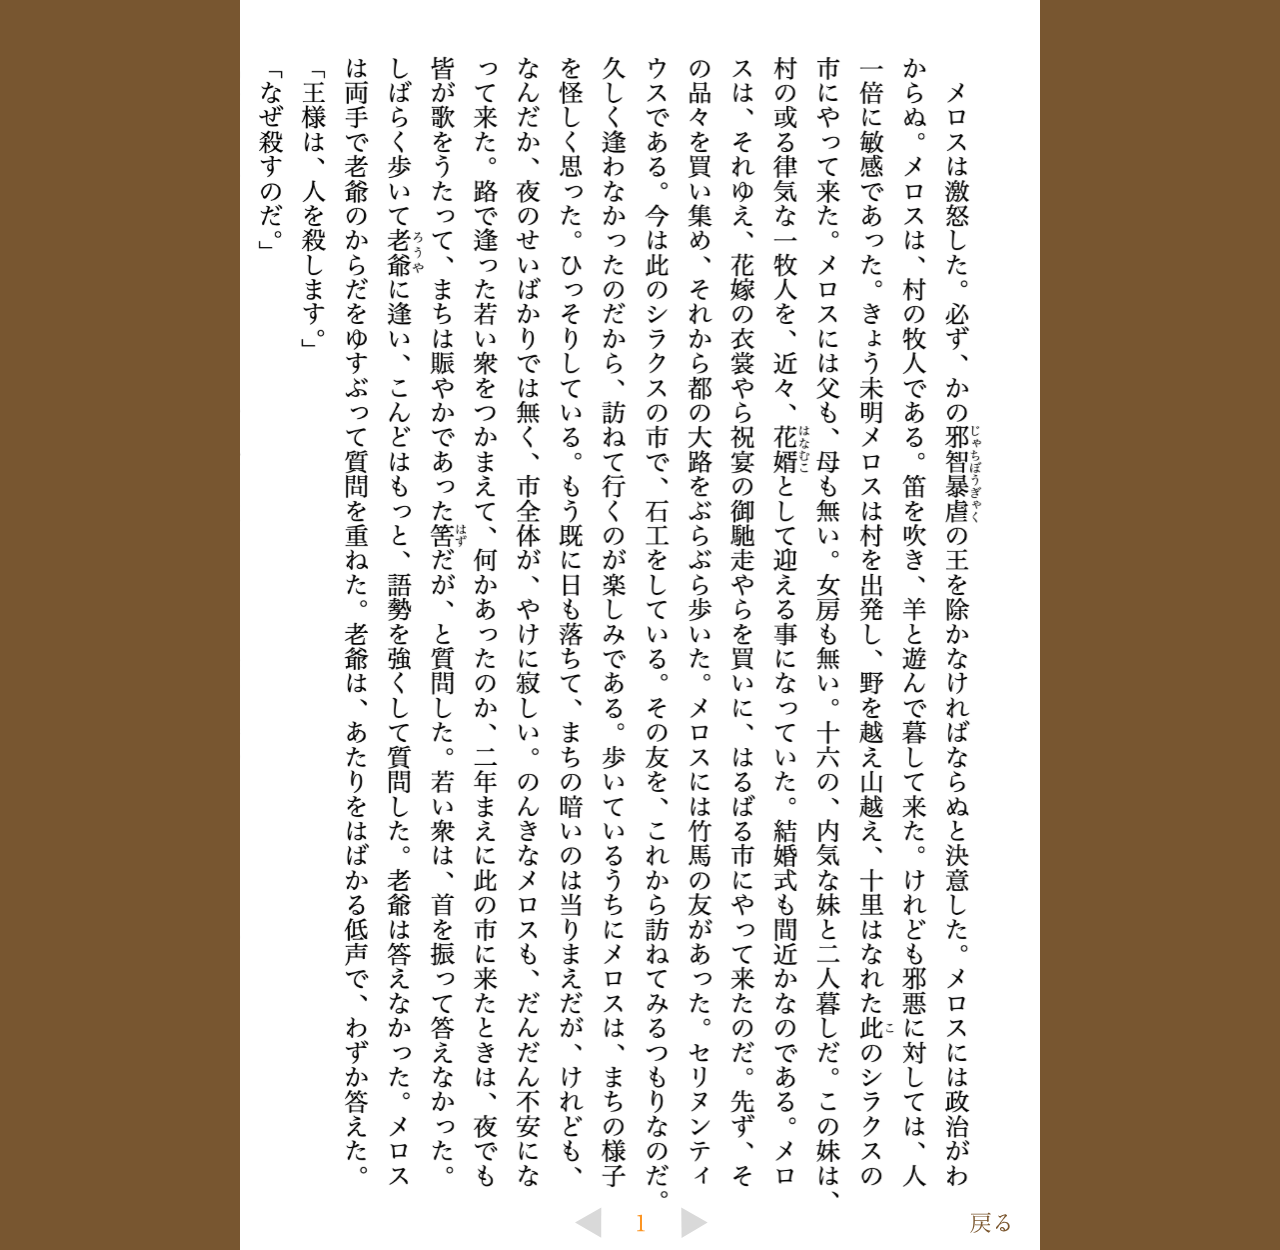
<file: book.html>
<!DOCTYPE html>
<html lang="ja" prefix="og: http://ogp.me/ns# fb: http://ogp.me/ns/fb# article: http://ogp.me/ns/article#">
<head>
<meta charset="utf-8">
<meta name="viewport" content="width=device-width,initial-scale=1.0,minimum-scale=1.0">
<meta name="format-detection" content="telephone=no">
<meta name="keywords" content="">
<meta name="description" content="ここに説明文を設定">
<title>読む</title>

<!-- 公開の際必要なmeta情報 課題時はコメントでも可です
<meta name="twitter:card" content="summary">
<meta name="twitter:site" content="@twitteraccount">
<meta property="og:site_name" content="サイト名">
<meta property="og:title" content="サイトタイトル">
<meta property="og:description" content="サイト説明文">
<meta property="og:url" content="https://hoge.ecc.com/">
<meta property="og:image" content="https://hoge.ecc.com/ogp.png">
<meta property="og:type" content="website">
<link rel="shortcut icon" href="http://www.hoge.hoge/favicon.ico" type="image/vnd.microsoft.icon">
<link rel="apple-touch-icon" href="http://www.hoge.hoge/logo.png">
-->

<link rel="stylesheet" href="css/ress.css">
<link rel="stylesheet" href="css/book.css">
<link href="https://fonts.googleapis.com/css2?family=Oswald:wght@200..700&family=PT+Serif:ital,wght@0,400;0,700;1,400;1,700&family=Roboto:ital,wght@0,100;0,300;0,400;0,500;0,700;0,900;1,100;1,300;1,400;1,500;1,700;1,900&family=Zen+Old+Mincho&display=swap" rel="stylesheet">

</head>
<body>
<img src="./img/sentence.svg" alt="" width="800px">







</body>
</html>
</file>
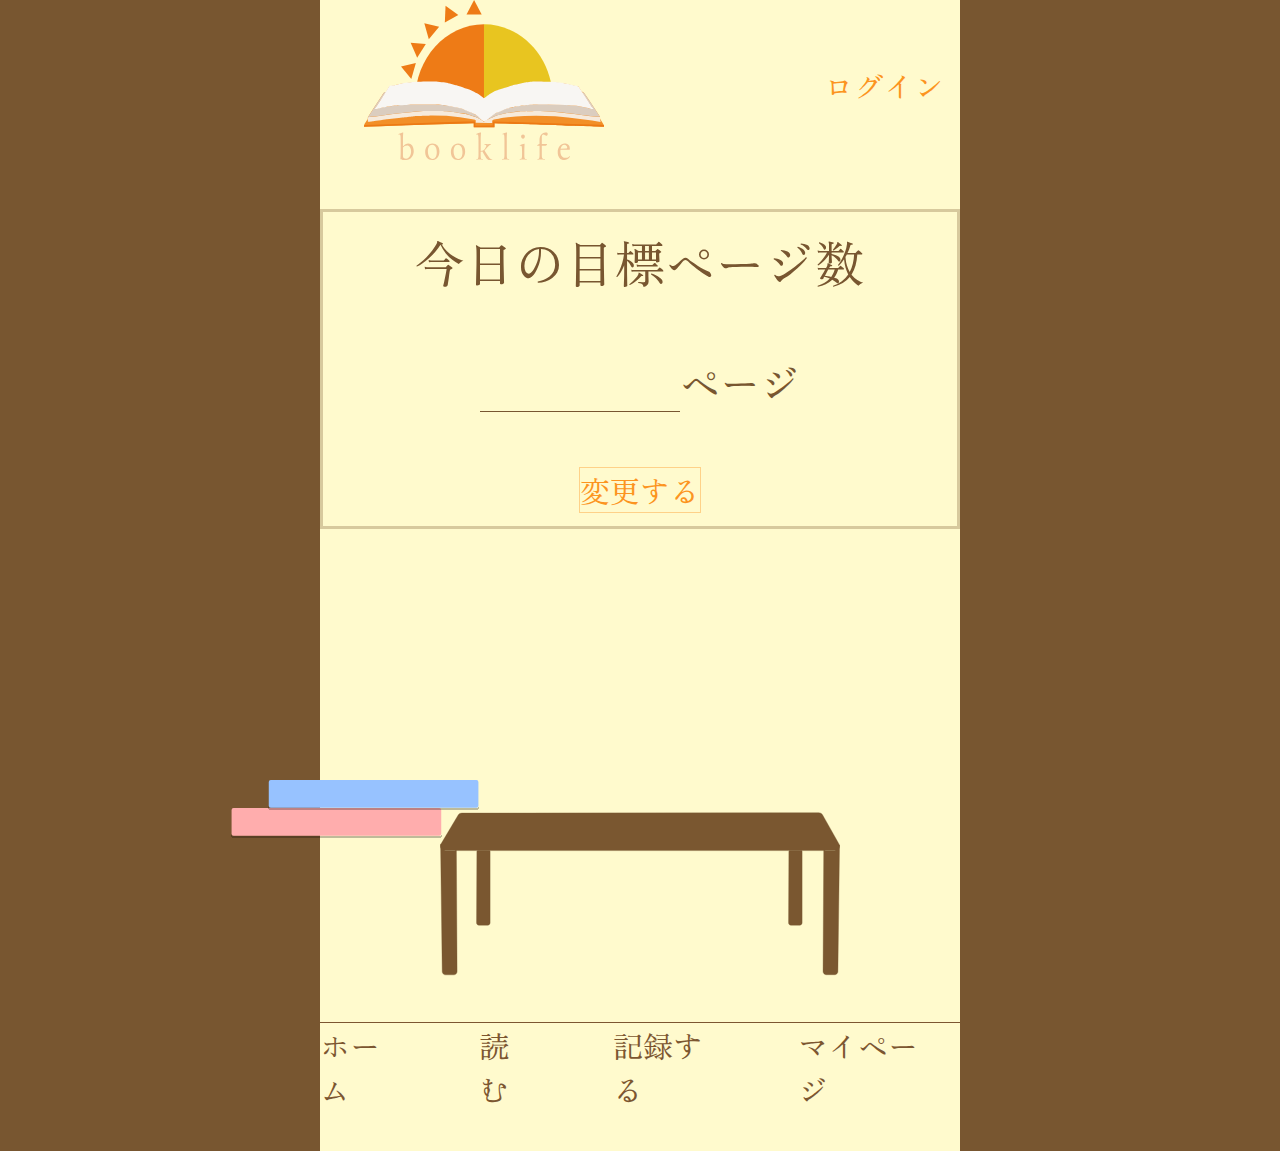
<file: home.html>
<!DOCTYPE html>
<html lang="ja" prefix="og: http://ogp.me/ns# fb: http://ogp.me/ns/fb# article: http://ogp.me/ns/article#">
<head>
<meta charset="utf-8">
<meta name="viewport" content="width=device-width,initial-scale=1.0,minimum-scale=1.0">
<meta name="format-detection" content="telephone=no">
<meta name="keywords" content="">
<meta name="description" content="ここに説明文を設定">
<title>ホーム画面</title>

<!-- 公開の際必要なmeta情報 課題時はコメントでも可です
<meta name="twitter:card" content="summary">
<meta name="twitter:site" content="@twitteraccount">
<meta property="og:site_name" content="サイト名">
<meta property="og:title" content="サイトタイトル">
<meta property="og:description" content="サイト説明文">
<meta property="og:url" content="https://hoge.ecc.com/">
<meta property="og:image" content="https://hoge.ecc.com/ogp.png">
<meta property="og:type" content="website">
<link rel="shortcut icon" href="http://www.hoge.hoge/favicon.ico" type="image/vnd.microsoft.icon">
<link rel="apple-touch-icon" href="http://www.hoge.hoge/logo.png">
-->

<link rel="stylesheet" href="css/ress.css">
<link rel="stylesheet" href="css/home.css">
<link href="https://fonts.googleapis.com/css2?family=Oswald:wght@200..700&family=PT+Serif:ital,wght@0,400;0,700;1,400;1,700&family=Roboto:ital,wght@0,100;0,300;0,400;0,500;0,700;0,900;1,100;1,300;1,400;1,500;1,700;1,900&family=Zen+Old+Mincho&display=swap" rel="stylesheet">

</head>
<body>
    <div class="container">
        <header>
            <div class="nav">
                <ul>
                    <li><a href="./index.html"><img src="./img/logo.svg" alt="ロゴ"></a></li>
                    <li class="login"><a href="./login.html">ログイン</a></li>
                </ul>
            </div>
        </header>

        <main>
            <div class="goalWrap">
                <div class="goal">
                    <p class="today_goal">今日の目標ページ数</p>
                    <p class="page"><span>　　　　　</span>ページ</p>
                    <button class="change">変更する</button>
                </div>
            </div>

            <div class="deskWrap">
                <div class="bookWrap">
                    <img src="./img/book.svg" alt="" width="250">
                </div>
                <div class="tableWrap">
                    <img src="./img/desk.svg" alt="机" width="400" height="250">
                </div>
            </div>

            <div class="footer">
                <ul>
                    <a href="./home.html"><li>ホーム</li></a>
                    <a href="./read.html"><li>読む</li></a>
                    <a href="./record.html"><li>記録する</li></a>
                    <a href="./mypage.html"><li>マイページ</li></a>
                </ul>
            </div>








        </main>
    </div>
</body>
</html>
</file>
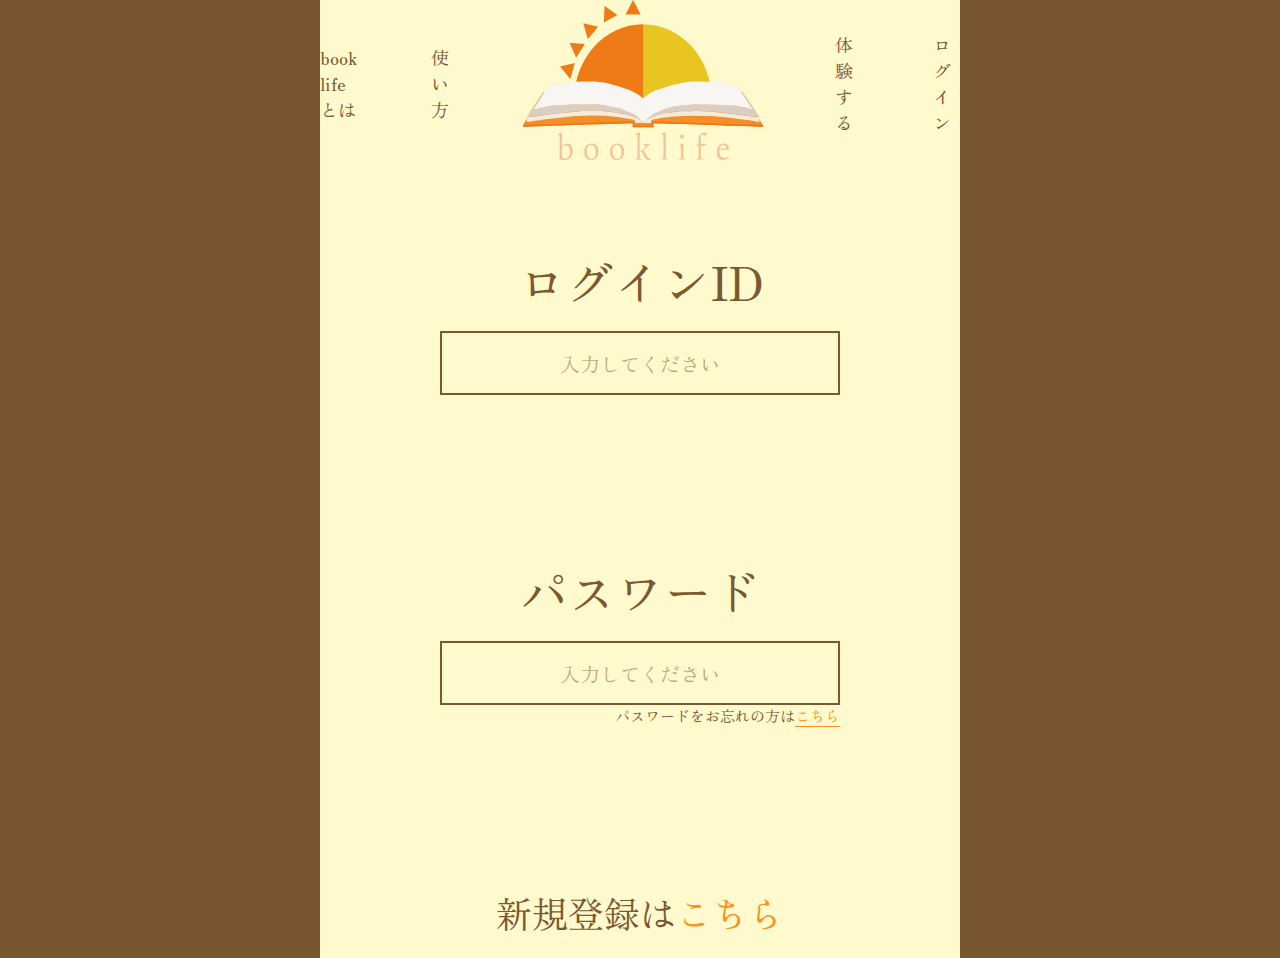
<file: login.html>
<!DOCTYPE html>
<html lang="ja" prefix="og: http://ogp.me/ns# fb: http://ogp.me/ns/fb# article: http://ogp.me/ns/article#">
<head>
<meta charset="utf-8">
<meta name="viewport" content="width=device-width,initial-scale=1.0,minimum-scale=1.0">
<meta name="format-detection" content="telephone=no">
<meta name="keywords" content="">
<meta name="description" content="ここに説明文を設定">
<title>ログイン画面</title>

<!-- 公開の際必要なmeta情報 課題時はコメントでも可です
<meta name="twitter:card" content="summary">
<meta name="twitter:site" content="@twitteraccount">
<meta property="og:site_name" content="サイト名">
<meta property="og:title" content="サイトタイトル">
<meta property="og:description" content="サイト説明文">
<meta property="og:url" content="https://hoge.ecc.com/">
<meta property="og:image" content="https://hoge.ecc.com/ogp.png">
<meta property="og:type" content="website">
<link rel="shortcut icon" href="http://www.hoge.hoge/favicon.ico" type="image/vnd.microsoft.icon">
<link rel="apple-touch-icon" href="http://www.hoge.hoge/logo.png">
-->

<link rel="stylesheet" href="css/ress.css">
<link rel="stylesheet" href="css/login.css">
<link href="https://fonts.googleapis.com/css2?family=Oswald:wght@200..700&family=PT+Serif:ital,wght@0,400;0,700;1,400;1,700&family=Roboto:ital,wght@0,100;0,300;0,400;0,500;0,700;0,900;1,100;1,300;1,400;1,500;1,700;1,900&family=Zen+Old+Mincho&display=swap" rel="stylesheet">

</head>
<body>
<div class="container">
    <header>
        <div class="nav">
            <ul>
                <li><a href="#explanation">book lifeとは</a></li>
                <li><a href="./use.html">使い方</a></li>
                <li><a href="./index.html"><img src="./img/logo.svg" alt="ロゴ"></a></li>
                <li><a href="./home.html">体験する</a></li>
                <li><a href="">ログイン</a></li>
            </ul>
        </div>
    </header>

    <main>
        <div class="contentWrap">
            <div class="loginWrap">
                <p class="id">ログインID</p>
                <input type="text" placeholder="入力してください">
            </div>
            <div class="passwordWrap">
                <p class="password">パスワード</p>
                <input type="password" placeholder="入力してください">
                <p class="forget">パスワードをお忘れの方は<span>こちら</span></p>
            </div>
            <p class="new">新規登録は<span>こちら</span></p>
        </div>
    </main>
</div>

</body>
</html>
</file>
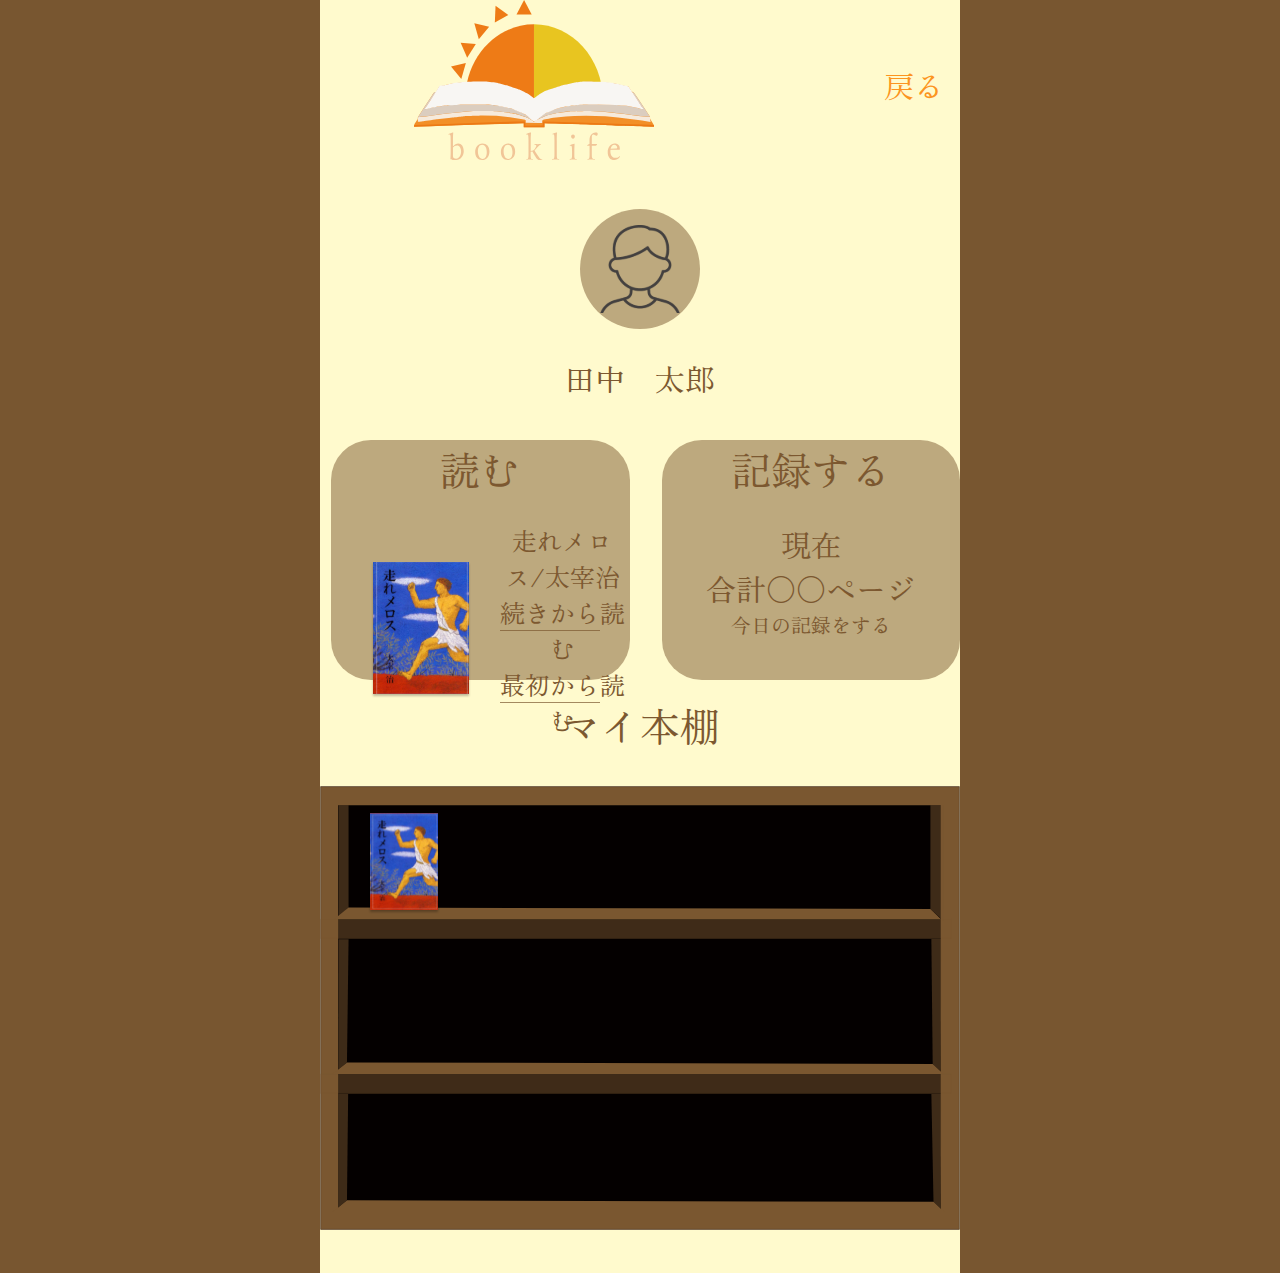
<file: mypage.html>
<!DOCTYPE html>
<html lang="ja" prefix="og: http://ogp.me/ns# fb: http://ogp.me/ns/fb# article: http://ogp.me/ns/article#">
<head>
<meta charset="utf-8">
<meta name="viewport" content="width=device-width,initial-scale=1.0,minimum-scale=1.0">
<meta name="format-detection" content="telephone=no">
<meta name="keywords" content="">
<meta name="description" content="ここに説明文を設定">
<title>マイページ</title>

<!-- 公開の際必要なmeta情報 課題時はコメントでも可です
<meta name="twitter:card" content="summary">
<meta name="twitter:site" content="@twitteraccount">
<meta property="og:site_name" content="サイト名">
<meta property="og:title" content="サイトタイトル">
<meta property="og:description" content="サイト説明文">
<meta property="og:url" content="https://hoge.ecc.com/">
<meta property="og:image" content="https://hoge.ecc.com/ogp.png">
<meta property="og:type" content="website">
<link rel="shortcut icon" href="http://www.hoge.hoge/favicon.ico" type="image/vnd.microsoft.icon">
<link rel="apple-touch-icon" href="http://www.hoge.hoge/logo.png">
-->

<link rel="stylesheet" href="css/ress.css">
<link rel="stylesheet" href="css/mypage.css">
<link href="https://fonts.googleapis.com/css2?family=Oswald:wght@200..700&family=PT+Serif:ital,wght@0,400;0,700;1,400;1,700&family=Roboto:ital,wght@0,100;0,300;0,400;0,500;0,700;0,900;1,100;1,300;1,400;1,500;1,700;1,900&family=Zen+Old+Mincho&display=swap" rel="stylesheet">

</head>
<body>
    <div class="container">
        <header>
            <div class="nav">
                <ul>
                    <li><a href="./index.html"><img src="./img/logo.svg" alt="ロゴ"></a></li>
                    <li class="return"><a href="./home.html">戻る</a></li>
                </ul>
            </div>
        </header>

        <main>
            <div class="profile">
                <img src="./img/icon.svg" alt="" width="120">
                <p>田中　太郎</p>
            </div>

            <div class="content">
                <div class="readWrap">
                    <h2>読む</h2>
                    <div class="read">
                            <img src="./img/bookimage.svg" alt="" width="100">
                        <div class="readContent">
                            <p>走れメロス/太宰治</p>
                            <p><span>続きから</span>読む</p>
                            <p><span>最初から</span>読む</p>
                        </div>
                    </div>
                </div>

                <div class="recordWrap">
                    <h2>記録する</h2>
                    <div class="record">
                        <p class="nowpage">現在<br>合計〇〇ページ</p>
                        <p class="today">今日の記録をする</p>
                    </div>
                </div>
            </div>
            <div class="myshelfWrap">
                <h3>マイ本棚</h3>
                <img src="./img/shelf.svg" alt="" width="640">
            </div>







        </main>
    </div>
</body>
</html>
</file>
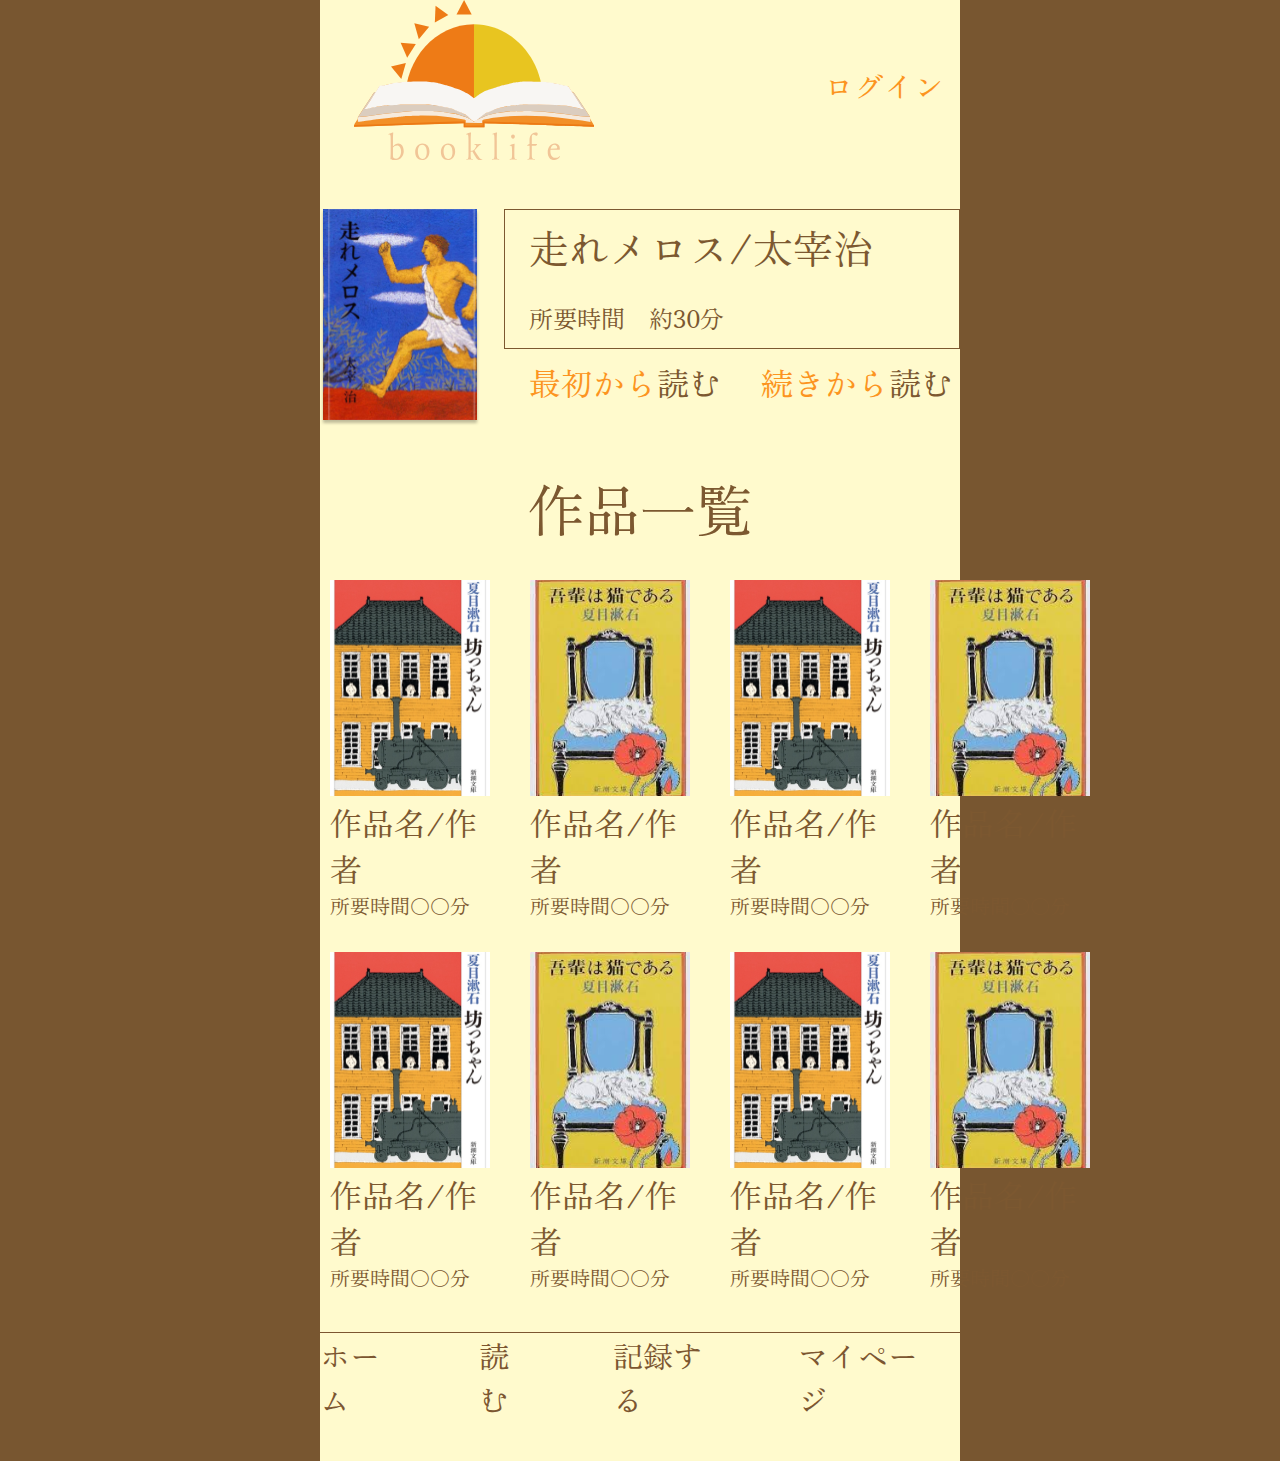
<file: read.html>
<!DOCTYPE html>
<html lang="ja" prefix="og: http://ogp.me/ns# fb: http://ogp.me/ns/fb# article: http://ogp.me/ns/article#">
<head>
<meta charset="utf-8">
<meta name="viewport" content="width=device-width,initial-scale=1.0,minimum-scale=1.0">
<meta name="format-detection" content="telephone=no">
<meta name="keywords" content="">
<meta name="description" content="ここに説明文を設定">
<title>読む</title>

<!-- 公開の際必要なmeta情報 課題時はコメントでも可です
<meta name="twitter:card" content="summary">
<meta name="twitter:site" content="@twitteraccount">
<meta property="og:site_name" content="サイト名">
<meta property="og:title" content="サイトタイトル">
<meta property="og:description" content="サイト説明文">
<meta property="og:url" content="https://hoge.ecc.com/">
<meta property="og:image" content="https://hoge.ecc.com/ogp.png">
<meta property="og:type" content="website">
<link rel="shortcut icon" href="http://www.hoge.hoge/favicon.ico" type="image/vnd.microsoft.icon">
<link rel="apple-touch-icon" href="http://www.hoge.hoge/logo.png">
-->

<link rel="stylesheet" href="css/ress.css">
<link rel="stylesheet" href="css/read.css">
<link href="https://fonts.googleapis.com/css2?family=Oswald:wght@200..700&family=PT+Serif:ital,wght@0,400;0,700;1,400;1,700&family=Roboto:ital,wght@0,100;0,300;0,400;0,500;0,700;0,900;1,100;1,300;1,400;1,500;1,700;1,900&family=Zen+Old+Mincho&display=swap" rel="stylesheet">

</head>
<body>
    <div class="container">
        <header>
            <div class="nav">
                <ul>
                    <li><a href="./index.html"><img src="./img/logo.svg" alt="ロゴ"></a></li>
                    <li class="login"><a href="./login.html">ログイン</a></li>
                </ul>
            </div>
        </header>

        <main>
            <div class="book">
                <img src="./img/bookimage.svg" alt="" width="160">
                <div class="bookcontent">
                    <p class="title">走れメロス/太宰治</p>
                    <p class="time">所要時間　約30分</p>
                    <div class="place">
                        <a href="./book.html"><p class="first"><span>最初から</span>読む</p></a>
                        <a href=""><p class="continuation"><span>続きから</span>読む</p></a>
                    </div>
        
                </div>
            </div>
            <h2>作品一覧</h2>
            <div class="work">
                <div class="workWrap">
                    <p><img src="./img/bookimage_2.svg" alt="" width="160"></p>
                    <p class="worktitle">作品名/作者</p>
                    <p class="timerequired">所要時間〇〇分</p>
                </div>

                <div class="workWrap_2">
                    <p><img src="./img/bookimage_3.svg" alt="" width="160"></p>
                    <p class="worktitle">作品名/作者</p>
                    <p class="timerequired">所要時間〇〇分</p>
                </div>

                <div class="workWrap_3">
                    <p><img src="./img/bookimage_2.svg" alt="" width="160"></p>
                    <p class="worktitle">作品名/作者</p>
                    <p class="timerequired">所要時間〇〇分</p>
                </div>

                <div class="workWrap_4">
                    <p><img src="./img/bookimage_3.svg" alt="" width="160"></p>
                    <p class="worktitle">作品名/作者</p>
                    <p class="timerequired">所要時間〇〇分</p>
                </div>
            </div>

            <div class="work">
                <div class="workWrap">
                    <p><img src="./img/bookimage_2.svg" alt="" width="160"></p>
                    <p class="worktitle">作品名/作者</p>
                    <p class="timerequired">所要時間〇〇分</p>
                </div>

                <div class="workWrap_2">
                    <p><img src="./img/bookimage_3.svg" alt="" width="160"></p>
                    <p class="worktitle">作品名/作者</p>
                    <p class="timerequired">所要時間〇〇分</p>
                </div>

                <div class="workWrap_3">
                    <p><img src="./img/bookimage_2.svg" alt="" width="160"></p>
                    <p class="worktitle">作品名/作者</p>
                    <p class="timerequired">所要時間〇〇分</p>
                </div>

                <div class="workWrap_4">
                    <p><img src="./img/bookimage_3.svg" alt="" width="160"></p>
                    <p class="worktitle">作品名/作者</p>
                    <p class="timerequired">所要時間〇〇分</p>
                </div>
            </div>


            <div class="footer">
                <ul>
                    <a href="./home.html"><li>ホーム</li></a>
                    <a href="./read.html"><li>読む</li></a>
                    <a href="./record.html"><li>記録する</li></a>
                    <a href="./mypage.html"><li>マイページ</li></a>
                </ul>
            </div>








        </main>
    </div>
</body>
</html>
</file>
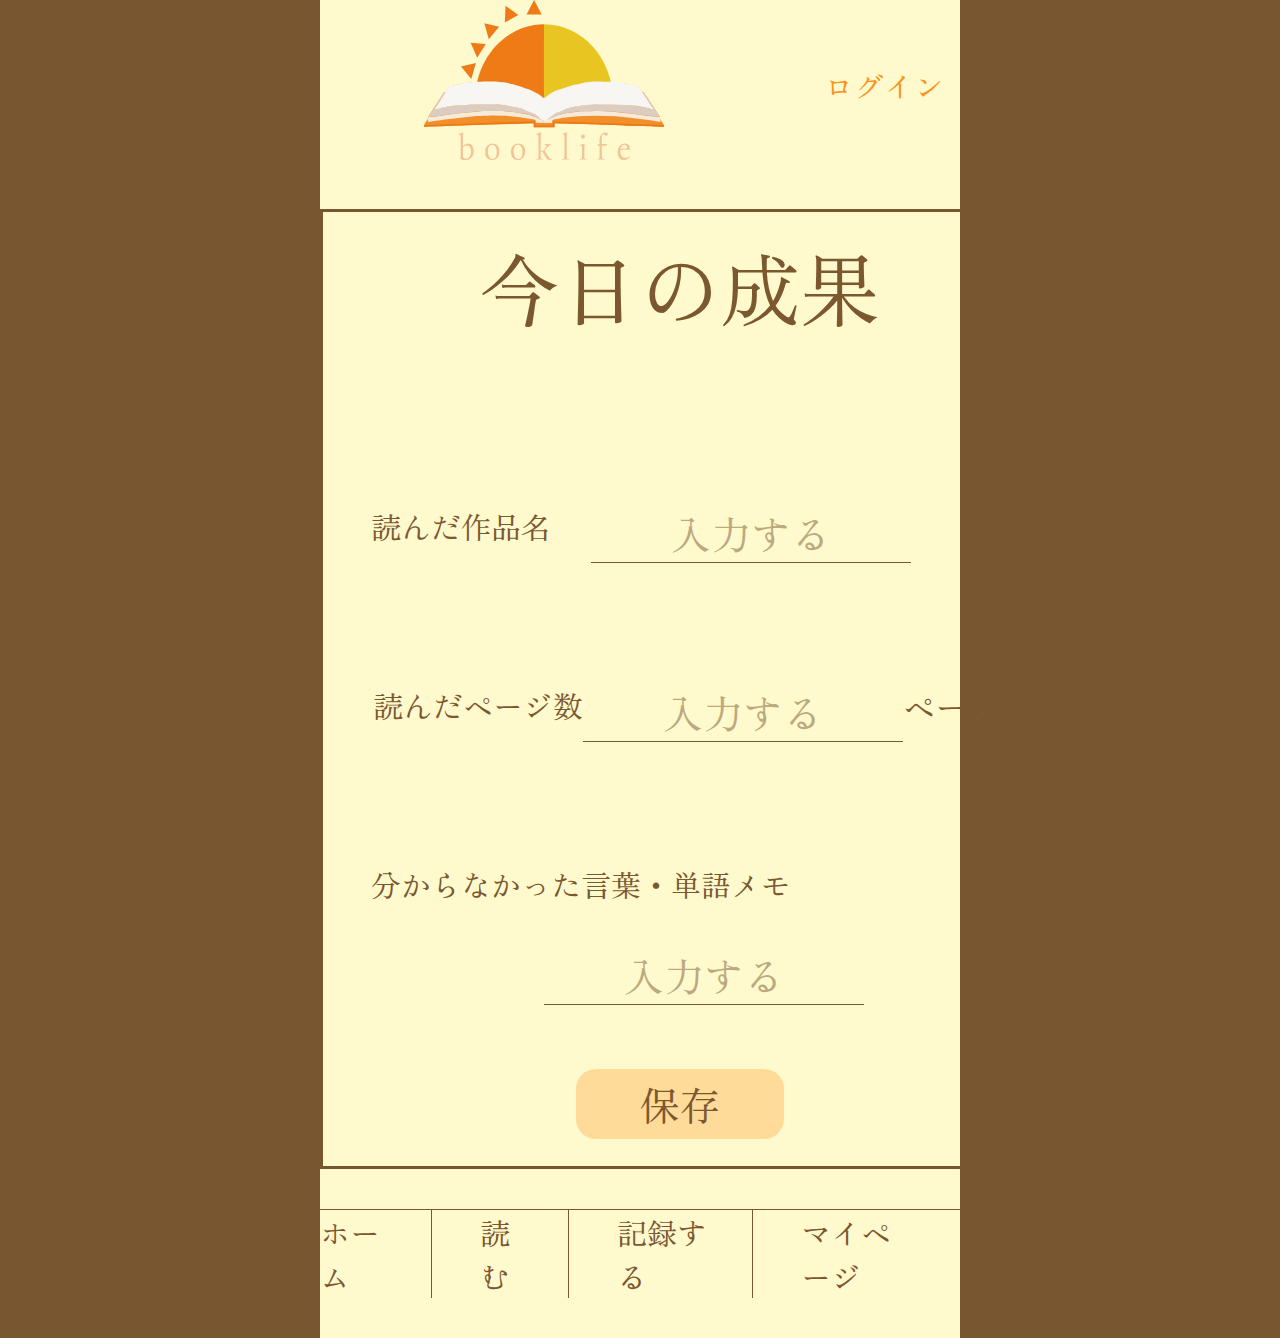
<file: record.html>
<!DOCTYPE html>
<html lang="ja" prefix="og: http://ogp.me/ns# fb: http://ogp.me/ns/fb# article: http://ogp.me/ns/article#">
<head>
<meta charset="utf-8">
<meta name="viewport" content="width=device-width,initial-scale=1.0,minimum-scale=1.0">
<meta name="format-detection" content="telephone=no">
<meta name="keywords" content="">
<meta name="description" content="ここに説明文を設定">
<title>記録する</title>

<!-- 公開の際必要なmeta情報 課題時はコメントでも可です
<meta name="twitter:card" content="summary">
<meta name="twitter:site" content="@twitteraccount">
<meta property="og:site_name" content="サイト名">
<meta property="og:title" content="サイトタイトル">
<meta property="og:description" content="サイト説明文">
<meta property="og:url" content="https://hoge.ecc.com/">
<meta property="og:image" content="https://hoge.ecc.com/ogp.png">
<meta property="og:type" content="website">
<link rel="shortcut icon" href="http://www.hoge.hoge/favicon.ico" type="image/vnd.microsoft.icon">
<link rel="apple-touch-icon" href="http://www.hoge.hoge/logo.png">
-->

<link rel="stylesheet" href="css/ress.css">
<link rel="stylesheet" href="css/record.css">
<link href="https://fonts.googleapis.com/css2?family=Oswald:wght@200..700&family=PT+Serif:ital,wght@0,400;0,700;1,400;1,700&family=Roboto:ital,wght@0,100;0,300;0,400;0,500;0,700;0,900;1,100;1,300;1,400;1,500;1,700;1,900&family=Zen+Old+Mincho&display=swap" rel="stylesheet">

</head>
<body>
    <div class="container">
        <header>
            <div class="nav">
                <ul>
                    <li><a href="./index.html"><img src="./img/logo.svg" alt="ロゴ"></a></li>
                    <li class="login"><a href="./login.html">ログイン</a></li>
                </ul>
            </div>
        </header>

        <main>
            <div class="resultWrap">
                <h2>今日の成果</h2>
                <div class="result">
                    <div class="readworkWrap">
                        <h3>読んだ作品名</h3>
                        <input type="text" placeholder="入力する">
                    </div>
                    <div class="pageWrap">
                        <h3>読んだページ数</h3>
                        <input type="text" placeholder="入力する"><p>ページ</p>
                    </div>
                    <div class="wordWrap">
                        <h3>分からなかった言葉・単語メモ</h3>
                        <div class="unknown">
                            <input type="text" placeholder="入力する">
                        </div>
                    </div>
                    <button>保存</button>
                </div>
            </div>
            <div class="footer">
                <ul>
                    <li><a href="./home.html">ホーム</a></li>
                    <li><a href="./read.html">読む</a></li>
                    <li><a href="./record.html">記録する</a></li>
                    <li><a href="./mypage.html">マイページ</a></li>
                </ul>
            </div>








        </main>
    </div>
</body>
</html>
</file>
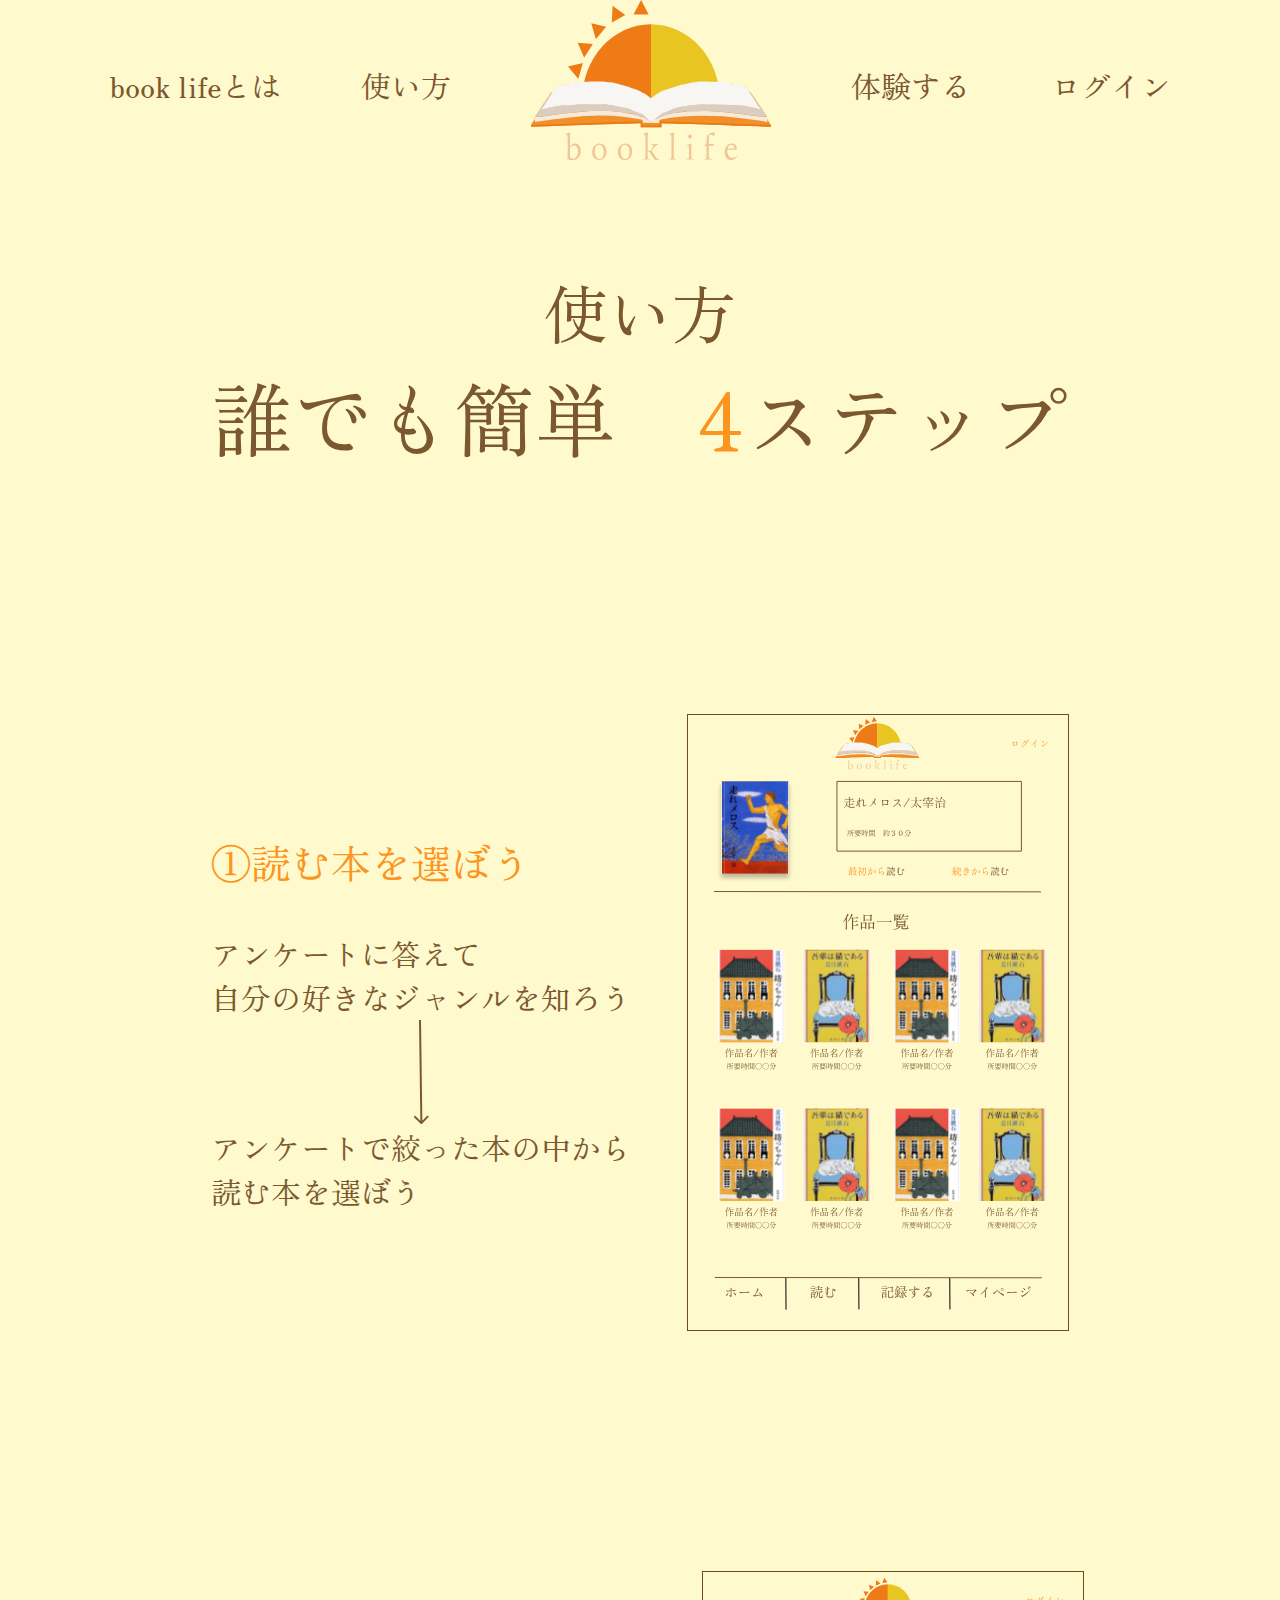
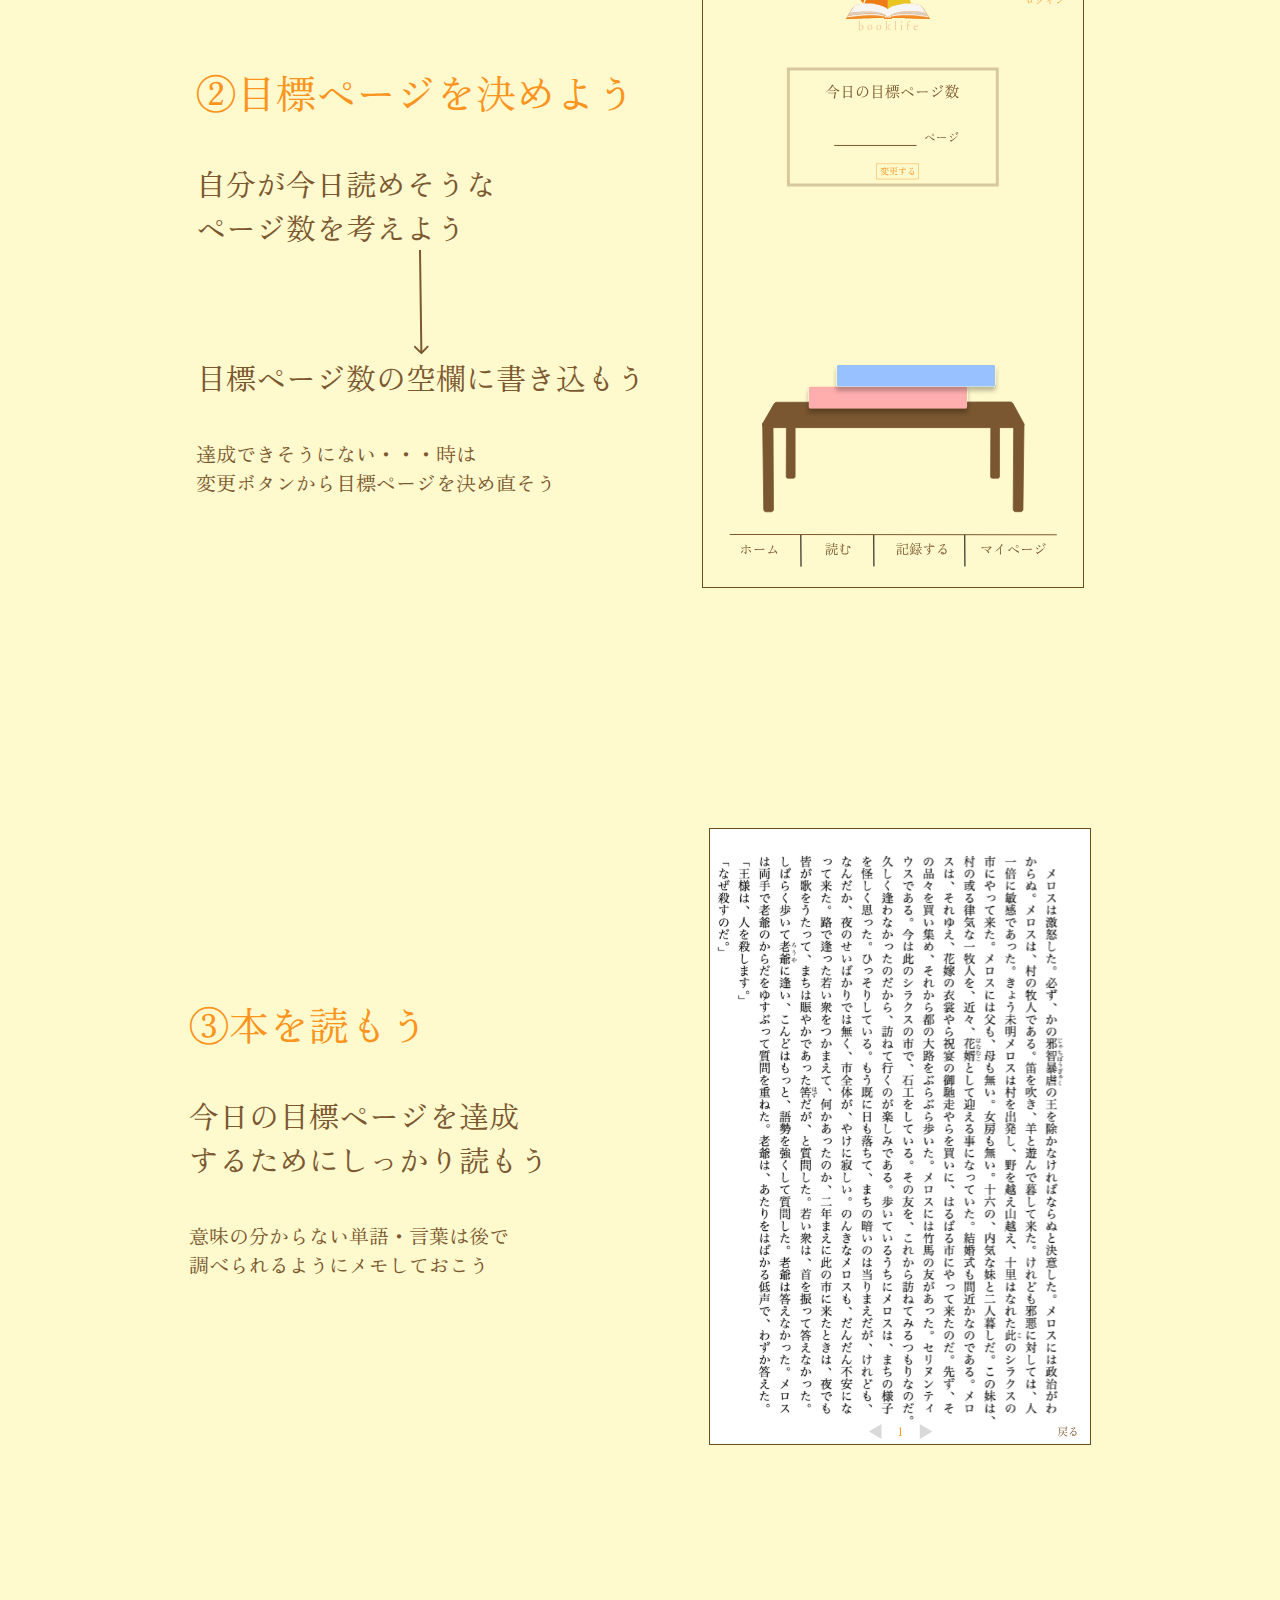
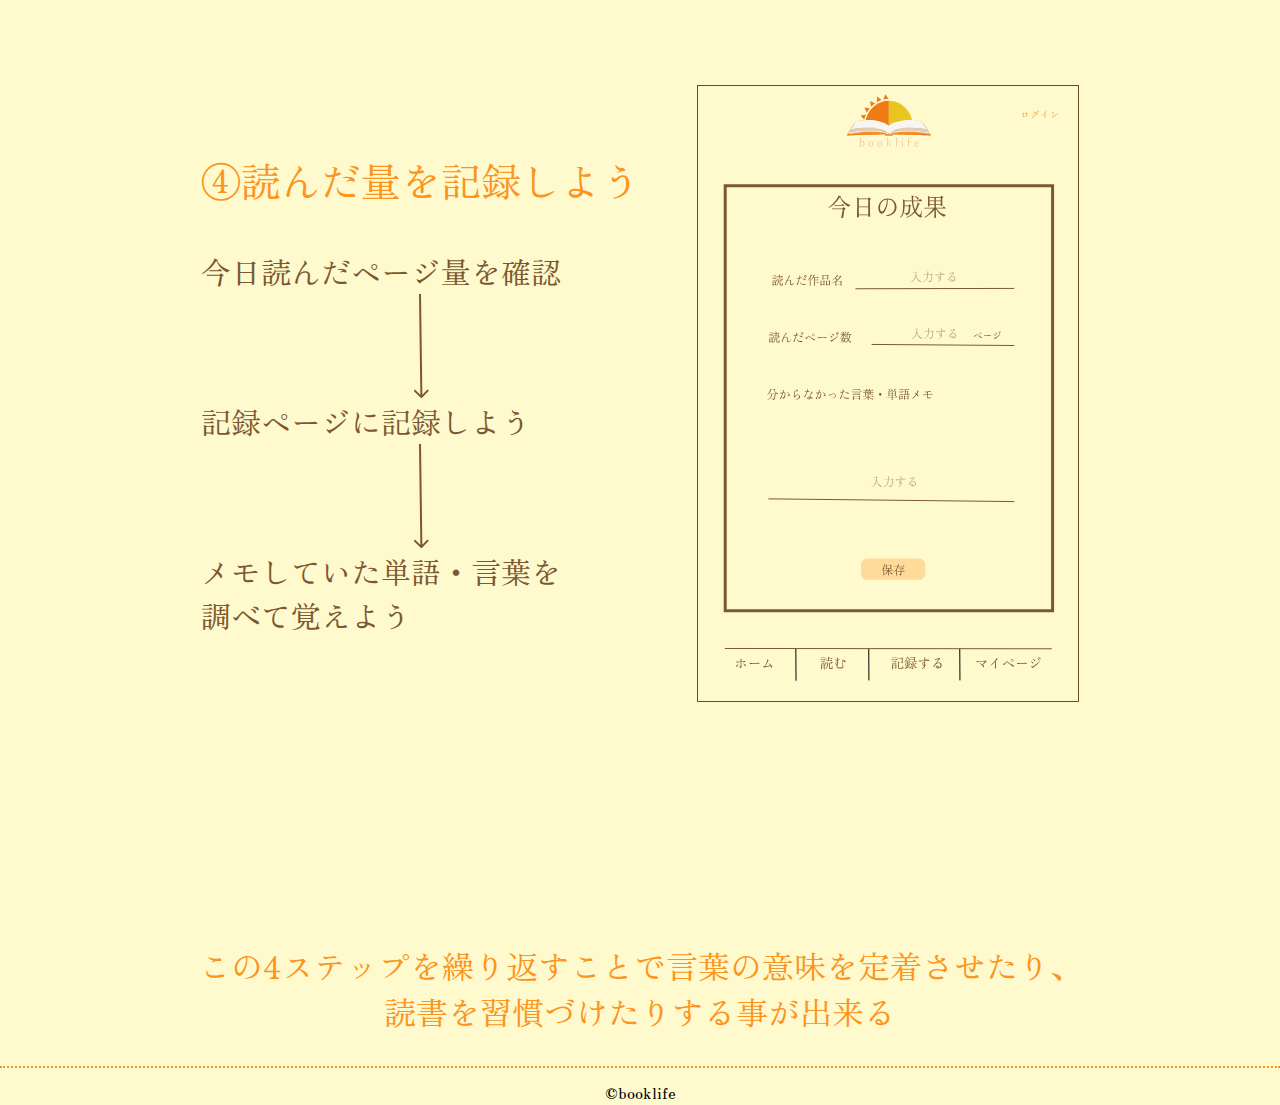
<file: use.html>
<!DOCTYPE html>
<html lang="ja" prefix="og: http://ogp.me/ns# fb: http://ogp.me/ns/fb# article: http://ogp.me/ns/article#">
<head>
<meta charset="utf-8">
<meta name="viewport" content="width=device-width,initial-scale=1.0,minimum-scale=1.0">
<meta name="format-detection" content="telephone=no">
<meta name="keywords" content="">
<meta name="description" content="ここに説明文を設定">
<title>使い方</title>

<!-- 公開の際必要なmeta情報 課題時はコメントでも可です
<meta name="twitter:card" content="summary">
<meta name="twitter:site" content="@twitteraccount">
<meta property="og:site_name" content="サイト名">
<meta property="og:title" content="サイトタイトル">
<meta property="og:description" content="サイト説明文">
<meta property="og:url" content="https://hoge.ecc.com/">
<meta property="og:image" content="https://hoge.ecc.com/ogp.png">
<meta property="og:type" content="website">
<link rel="shortcut icon" href="http://www.hoge.hoge/favicon.ico" type="image/vnd.microsoft.icon">
<link rel="apple-touch-icon" href="http://www.hoge.hoge/logo.png">
-->

<link rel="stylesheet" href="css/ress.css">
<link rel="stylesheet" href="css/use.css">
<link rel="preconnect" href="https://fonts.googleapis.com">
<link rel="preconnect" href="https://fonts.gstatic.com" crossorigin>
<link href="https://fonts.googleapis.com/css2?family=Oswald:wght@200..700&family=PT+Serif:ital,wght@0,400;0,700;1,400;1,700&family=Roboto:ital,wght@0,100;0,300;0,400;0,500;0,700;0,900;1,100;1,300;1,400;1,500;1,700;1,900&family=Zen+Old+Mincho&display=swap" rel="stylesheet">
</head>
<body>
<div class="container">
    <header>
        <div class="nav">
            <ul>
                <li><a href="#explanation">book lifeとは</a></li>
                <li><a href="./use.html">使い方</a></li>
                <li><a href="./index.html"><img src="./img/logo.svg" alt="ロゴ"></a></li>
                <li><a href="./home.html">体験する</a></li>
                <li><a href="./login.html">ログイン</a></li>
            </ul>
        </div>
    </header>

    <main>
        <div class="useWrap">
            <div class="heading">
                    <h2>使い方</h2>
                    <h3>誰でも簡単　<span>4</span>ステップ</h3>
            </div>
            <div class="choose_bookWrap">
                <div class="choose_book">
                    <h4>①読む本を選ぼう</h4>
                    <p>アンケートに答えて<br>自分の好きなジャンルを知ろう</p>
                    <img src="./img/arrow.svg" alt="">
                    <p>アンケートで絞った本の中から<br>読む本を選ぼう</p>
                </div>
                <img src="./img/bookpage.svg" alt="">
            </div>
            <div class="desideWrap">
                <div class="deside">
                    <h4>②目標ページを決めよう</h4>
                    <p>自分が今日読めそうな<br>ページ数を考えよう</p>
                    <img src="./img/arrow.svg" alt="">
                    <p>目標ページ数の空欄に書き込もう</p>
                    <p id="notice">達成できそうにない・・・時は<br>変更ボタンから目標ページを決め直そう</p>
                </div>
                <img src="./img/desidepage.svg" alt="">
            </div>
            <div class="readWrap">
                <div class="read">
                    <h4>③本を読もう</h4>
                    <p>今日の目標ページを達成<br>するためにしっかり読もう</p>
                    <p id="notice">意味の分からない単語・言葉は後で<br>調べられるようにメモしておこう</p>
                </div>
                <img src="./img/readpage.svg" alt="">
            </div>
            <div class="recordWrap">
                <div class="record">
                    <h4>④読んだ量を記録しよう</h4>
                    <p>今日読んだページ量を確認</p>
                    <img src="./img/arrow.svg" alt="">
                    <p>記録ページに記録しよう</p>
                    <img src="./img/arrow.svg" alt="">
                    <p>メモしていた単語・言葉を<br>調べて覚えよう</p>
                </div>
                <img src="./img/recordpage.svg" alt="">
            </div>
            <p class="summary">この4ステップを繰り返すことで言葉の意味を定着させたり、<br>読書を習慣づけたりする事が出来る</p>
        </div>
    </main>
    
    <footer>
        <p><small>&copy;booklife</small></p>
    </footer> 
</div>
</body>
</html>
</file>
<file: css/ress.css>
/* resset.dev • v5.0.2 */

/* # =================================================================
   # Global selectors
   # ================================================================= */

   html {
    box-sizing: border-box;
    -webkit-text-size-adjust: 100%; /* Prevent adjustments of font size after orientation changes in iOS */
    word-break: normal;
    -moz-tab-size: 4;
    tab-size: 4;
  }
  
  *,
  ::before,
  ::after {
    background-repeat: no-repeat; /* Set `background-repeat: no-repeat` to all elements and pseudo elements */
    box-sizing: inherit;
  }
  
  ::before,
  ::after {
    text-decoration: inherit; /* Inherit text-decoration and vertical align to ::before and ::after pseudo elements */
    vertical-align: inherit;
  }
  
  * {
    padding: 0; /* Reset `padding` and `margin` of all elements */
    margin: 0;
  }
  
  /* # =================================================================
     # General elements
     # ================================================================= */
  
  hr {
    overflow: visible; /* Show the overflow in Edge and IE */
    height: 0; /* Add the correct box sizing in Firefox */
    color: inherit; /* Correct border color in Firefox. */
  }
  
  details,
  main {
    display: block; /* Render the `main` element consistently in IE. */
  }
  
  summary {
    display: list-item; /* Add the correct display in all browsers */
  }
  
  small {
    font-size: 80%; /* Set font-size to 80% in `small` elements */
  }
  
  [hidden] {
    display: none; /* Add the correct display in IE */
  }
  
  abbr[title] {
    border-bottom: none; /* Remove the bottom border in Chrome 57 */
    /* Add the correct text decoration in Chrome, Edge, IE, Opera, and Safari */
    text-decoration: underline;
    text-decoration: underline dotted;
  }
  
  a {
    background-color: transparent; /* Remove the gray background on active links in IE 10 */
  }
  
  a:active,
  a:hover {
    outline-width: 0; /* Remove the outline when hovering in all browsers */
  }
  
  code,
  kbd,
  pre,
  samp {
    font-family: monospace, monospace; /* Specify the font family of code elements */
  }
  
  pre {
    font-size: 1em; /* Correct the odd `em` font sizing in all browsers */
  }
  
  b,
  strong {
    font-weight: bolder; /* Add the correct font weight in Chrome, Edge, and Safari */
  }
  
  /* https://gist.github.com/unruthless/413930 */
  sub,
  sup {
    font-size: 75%;
    line-height: 0;
    position: relative;
    vertical-align: baseline;
  }
  
  sub {
    bottom: -0.25em;
  }
  
  sup {
    top: -0.5em;
  }
  
  table {
    border-color: inherit; /* Correct border color in all Chrome, Edge, and Safari. */
    text-indent: 0; /* Remove text indentation in Chrome, Edge, and Safari */
  }
  
  iframe {
    border-style: none;
  }
  
  /* # =================================================================
     # Forms
     # ================================================================= */
  
  input {
    border-radius: 0;
  }
  
  [type='number']::-webkit-inner-spin-button,
  [type='number']::-webkit-outer-spin-button {
    height: auto; /* Correct the cursor style of increment and decrement buttons in Chrome */
  }
  
  [type='search'] {
    -webkit-appearance: textfield; /* Correct the odd appearance in Chrome and Safari */
    outline-offset: -2px; /* Correct the outline style in Safari */
  }
  
  [type='search']::-webkit-search-decoration {
    -webkit-appearance: none; /* Remove the inner padding in Chrome and Safari on macOS */
  }
  
  textarea {
    overflow: auto; /* Internet Explorer 11+ */
    resize: vertical; /* Specify textarea resizability */
  }
  
  button,
  input,
  optgroup,
  select,
  textarea {
    font: inherit; /* Specify font inheritance of form elements */
  }
  
  optgroup {
    font-weight: bold; /* Restore the font weight unset by the previous rule */
  }
  
  button {
    overflow: visible; /* Address `overflow` set to `hidden` in IE 8/9/10/11 */
  }
  
  button,
  select {
    text-transform: none; /* Firefox 40+, Internet Explorer 11- */
  }
  
  /* Apply cursor pointer to button elements */
  button,
  [type='button'],
  [type='reset'],
  [type='submit'],
  [role='button'] {
    cursor: pointer;
  }
  
  /* Remove inner padding and border in Firefox 4+ */
  button::-moz-focus-inner,
  [type='button']::-moz-focus-inner,
  [type='reset']::-moz-focus-inner,
  [type='submit']::-moz-focus-inner {
    border-style: none;
    padding: 0;
  }
  
  /* Replace focus style removed in the border reset above */
  button:-moz-focusring,
  [type='button']::-moz-focus-inner,
  [type='reset']::-moz-focus-inner,
  [type='submit']::-moz-focus-inner {
    outline: 1px dotted ButtonText;
  }
  
  button,
  html [type='button'], /* Prevent a WebKit bug where (2) destroys native `audio` and `video`controls in Android 4 */
  [type='reset'],
  [type='submit'] {
    -webkit-appearance: button; /* Correct the inability to style clickable types in iOS */
  }
  
  /* Remove the default button styling in all browsers */
  button,
  input,
  select,
  textarea {
    background-color: transparent;
    border-style: none;
  }
  
  a:focus,
  button:focus,
  input:focus,
  select:focus,
  textarea:focus {
    outline-width: 0;
  }
  
  /* Style select like a standard input */
  select {
    -moz-appearance: none; /* Firefox 36+ */
    -webkit-appearance: none; /* Chrome 41+ */
  }
  
  select::-ms-expand {
    display: none; /* Internet Explorer 11+ */
  }
  
  select::-ms-value {
    color: currentColor; /* Internet Explorer 11+ */
  }
  
  legend {
    border: 0; /* Correct `color` not being inherited in IE 8/9/10/11 */
    color: inherit; /* Correct the color inheritance from `fieldset` elements in IE */
    display: table; /* Correct the text wrapping in Edge and IE */
    max-width: 100%; /* Correct the text wrapping in Edge and IE */
    white-space: normal; /* Correct the text wrapping in Edge and IE */
    max-width: 100%; /* Correct the text wrapping in Edge 18- and IE */
  }
  
  ::-webkit-file-upload-button {
    /* Correct the inability to style clickable types in iOS and Safari */
    -webkit-appearance: button;
    color: inherit;
    font: inherit; /* Change font properties to `inherit` in Chrome and Safari */
  }
  
  /* Replace pointer cursor in disabled elements */
  [disabled] {
    cursor: default;
  }
  
  /* # =================================================================
     # Specify media element style
     # ================================================================= */
  
  img {
    border-style: none; /* Remove border when inside `a` element in IE 8/9/10 */
  }
  
  /* Add the correct vertical alignment in Chrome, Firefox, and Opera */
  progress {
    vertical-align: baseline;
  }
  
  /* # =================================================================
     # Accessibility
     # ================================================================= */
  
  /* Specify the progress cursor of updating elements */
  [aria-busy='true'] {
    cursor: progress;
  }
  
  /* Specify the pointer cursor of trigger elements */
  [aria-controls] {
    cursor: pointer;
  }
  
  /* Specify the unstyled cursor of disabled, not-editable, or otherwise inoperable elements */
  [aria-disabled='true'] {
    cursor: default;
  }
</file>
<file: css/book.css>
html{
    font-size: 62.5%;
}
body{
    font-family: "Zen Old Mincho",sans-serif;
    background-color: #785630;
    display: flex;
    justify-content: center;
}
</file>
<file: css/home.css>
html{
    font-size: 62.5%;
}
body{
    background-color: #785630;
}
.container{
    background-color: #FFFACD;
    width: 50%;
    height: 100%;
    margin: 0 auto;
    font-family: "Zen Old Mincho",sans-serif;
}
.nav ul{
    display: flex;
    list-style: none;
    justify-content: right;
    align-items: center;
    margin-bottom: 40px;
    padding-right: 16px;
    gap: 220px;
}
.nav a{
    text-decoration: none;
    font-size: 3rem;
    color: #FC9420;
}
.goal{
    border: 3px solid rgba(124, 88, 48, 0.30);
    width: 640px;
    height: 320px;
    display: flex;
    justify-content: center;
    align-items: center;
    flex-direction: column;
    gap: 56px;
    margin: 0 auto;
}
.today_goal{
    color: #785630;
    font-size: 5rem;
}
.page{
    color: #785630;
    font-size: 4rem;
    span{
        border-bottom: solid 1px #785630;
    }
}
.change{
    color: #FC9420;
    font-size: 3rem;
    border:1px solid rgba(252, 148, 32, 0.40);
}

.deskWrap{
    display: flex;
    flex-direction: column;
    justify-content: center;
    align-items: center;
    margin-bottom: -40px;
    margin-top: 240px;
}
.bookWrap{
    display: flex;
    flex-direction: column;
    z-index: 20;
    position: absolute;
    top: 780px;
    right: 800px;

}
.tableWrap{
    position: relative;
    z-index: 10;
    margin-bottom: 40px;
}



.footer ul{
    display: flex;
    justify-content: center;
    align-items: center;
    list-style: none;
    padding-bottom: 40px;  
    gap: 48px;      
    border-top: #7C5630 1px solid;
    li{
        border-right: #7C5630 1px solid;
        padding-right: 40px; 
    }
    a{
        font-size: 3rem;
        color: #7C5630;
        text-decoration: none;
        cursor: pointer;
    }
}
.footer li:last-child{
    border-right: none;
}
</file>
<file: css/login.css>
html{
    font-size: 62.5%;
}
body{
    background-color: #785630;
}
.container{
    background-color: #fffacd;
    width: 50%;
    height: 100%;
    margin: 0 auto;
    font-family: "Zen Old Mincho",sans-serif;
}
.nav ul{
    display: flex;
    gap: 72px;
    list-style: none;
    justify-content: center;
    align-items: center;
}
.nav a{
    text-decoration: none;
    font-size: 1.8rem;
    color: #7C5830;
}
.contentWrap{
    display: flex;
    flex-direction: column;
    justify-content: center;
    align-items: center;
    gap: 160px;
}
.loginWrap{
    margin-top: 80px;
}
.loginWrap input{
    font-size: 2rem;
    text-align: center;
    border: 2px solid #7C5830;
    color: #7C5830;
    height: 64px;
    width: 400px;
    margin-top: 16px;
}
.loginWrap input::placeholder{
    color: rgba(124, 88, 48, 0.50);
}
.id{
    color: #7C5830;
    font-size: 4.8rem;
    font-weight: 400;
    text-align: center
}
.password{
    color: #7C5830;
    font-size: 4.8rem;
    font-weight: 400;
    text-align: center;
}
.passwordWrap input{
    border: 2px solid #7C5830;
    color: #7C5830;
    height: 64px;
    width: 400px;
    font-size: 2rem;
    text-align: center;
    margin-top: 16px;
}
.passwordWrap input::placeholder{
    color: rgba(124, 88, 48, 0.50);
}
.forget{
    font-size: 1.5rem;
    font-weight: 400;
    color: #7C5830;
    text-align: right;
    span{
        color: #fc9420;
        border-bottom: 1px solid #fc9420;
    }
}
.new{
    font-size: 3.6rem;
    color: #7C5830;
    font-weight: 400;
    margin-bottom: 20px;
    span{
        color: #fc9420;
    }
}
</file>
<file: css/mypage.css>
html{
    font-size: 62.5%;
}
body{
    font-family: "Zen Old Mincho",sans-serif;
    background-color: #785630;
}
.container{
    background-color: #FFFACD;
    width: 50%;
    height: 100%;
    margin: 0 auto;
}
.nav ul{
    display: flex;
    list-style: none;
    justify-content: right;
    align-items: center;
    margin-bottom: 40px;
    padding-right: 16px;
    gap: 230px;
}
.nav a{
    text-decoration: none;
    font-size: 3rem;
    color: #FC9420;
}
.profile{
    text-align: center;
}
.profile img{
    background-color: rgba(124, 88, 48, 0.50);
    border-radius: 100%;
}
.profile p{
    color: #7c5830;
    font-size: 3rem;
    font-weight: 400;
    margin-top: 24px;
}
.content{
    display: flex;
    gap: 32px;
}
.readWrap{
    background-color: rgba(124, 88, 48, 0.50);
    width: 400px;
    height: 240px;
    border-radius: 40px;
    margin-top: 40px;
    margin-left: 11px;
}
h2{
    color: #7c5830;
    font-size: 4rem;
    font-weight: 400;
    text-align: center;
}
.read{
    display: flex;
    gap: 24px;
    margin-top: 24px;
    img{
        margin-left: 40px;
    }
}
.readContent span{
    border-bottom: rgba(124, 88, 48, 0.70) 1px solid;
}
.readContent p{
    color: #7c5830;
    font-size: 2.5rem;
    text-align: center;
}
.recordWrap{
    background-color: rgba(124, 88, 48, 0.50);
    width: 400px;
    height: 240px;
    border-radius: 40px;
    margin-top: 40px;
    text-align: center;
}
.record{
    margin-top: 24px;
}
.nowpage{
    color: #7c5830;
    font-size: 3rem;
    font-weight: 400;
}
.today{
    color: #7c5830;
    font-size: 2rem;
    font-weight: 400;
}
h3{
    color: #7c5830;
    font-size: 4rem;
    font-weight: 400;
    margin-top: 16px;
    margin-bottom: 32px;
}
.myshelfWrap{
    text-align: center;
    img{
        margin-bottom: 40px;
    }
}
</file>
<file: css/read.css>
html{
    font-size: 62.5%;
}
body{
    font-family: "Zen Old Mincho",sans-serif;
    background-color: #785630;
}
.container{
    background-color: #FFFACD;
    width: 50%;
    height: 100%;
    margin: 0 auto;
}
.nav ul{
    display: flex;
    list-style: none;
    justify-content: right;
    align-items: center;
    margin-bottom: 40px;
    padding-right: 16px;
    gap: 230px;
}
.nav a{
    text-decoration: none;
    font-size: 3rem;
    color: #FC9420;
}
.bookcontent{
    border: 1px solid #7C5830;
    width: 600px;
    height: 140px;
    padding-left: 24px;
}
.book{
    display: flex;
    justify-content: center;
    gap: 24px;
}
.title{
    color: #7C5830;
    font-size: 4rem;
    font-weight: 400;
    margin-top: 8px;
}
.time{
    color: #7C5830;
    font-size: 2.4rem;
    font-weight: 400;
    margin-top: 24px;
}
.first{
    color: #7C5830;
    font-size: 3.2rem;
    font-weight: 400;
    span{
        color: #FC9420;
    }
}
.continuation{
    color: #7C5830;
    font-size: 3.2rem;
    font-weight: 400;
    span{
        color: #FC9420;
    }
}
.place{
    display: flex;
    gap: 40px;
    margin-top: 24px;
    a{
        text-decoration: none;
    }
}
h2{
    color: #7C5830;
    font-size: 5.6rem;
    font-weight: 400;
    text-align: center;
    margin-top: 40px;
}
.worktitle{
    color: #7C5830;
    font-size: 3.2rem;
    font-weight: 400;
}
.timerequired{
    color: #7C5830;
    font-size: 2rem;
    font-weight: 400;
}
.work{
    display: flex;
    gap: 40px;
    margin-left: 10px;
    margin-top: 32px;
}


























.footer ul{
    display: flex;
    justify-content: center;
    align-items: center;
    list-style: none;
    padding-bottom: 40px; 
    margin-top: 40px;
    gap: 48px;      
    border-top: #7C5630 1px solid;
    li{
        border-right: #7C5630 1px solid;
        padding-right: 40px; 
    }
    a{
        font-size: 3rem;
        color: #7C5630;
        text-decoration: none;
    }
}
.footer li:last-child{
    border-right: none;
}
</file>
<file: css/record.css>
html{
    font-size: 62.5%;
}
body{
    background-color: #785630;
    font-family: "Zen Old Mincho",sans-serif;
}
.container{
    background-color: #FFFACD;
    width: 50%;
    height: 100%;
    margin: 0 auto;
}
.nav ul{
    display: flex;
    list-style: none;
    justify-content: right;
    align-items: center;
    margin-bottom: 40px;
    padding-right: 16px;
    gap: 160px;
}
.nav a{
    text-decoration: none;
    font-size: 3rem;
    color: #FC9420;
}
.resultWrap{
    width: 720px;
    height: 960px;
    border: #785630 solid 3px;
    margin: 0 auto;
}
h2{
    color: #7C5830;
    font-size: 8rem;
    font-weight: 100;
    text-align: center;
    margin-top: 16px;
}
h3{
    color: #7C5830;
    font-size: 3rem;
    font-weight: 400;
}
input{
    border-bottom: 1px solid #7C5830;
    font-size: 4rem;
    width: 320px;
    color: #7C5830;
}
input::placeholder{
    color:rgba(124, 88, 48, 0.50);
    text-align: center;
}
.result{
    margin-top: 160px;
}
.readworkWrap{
    display: flex;
    margin-left: 48px;
    gap: 40px;
}
.pageWrap{
    display: flex;
    margin-top: 120px;
    margin-left: 50px;
    p{
        color: #7C5830;
        font-size: 3.2rem;
    }
}
.wordWrap{
    margin-top: 120px;
    margin-left: 48px;
}
.unknown{
    text-align: center;
    margin-top: 40px;
}
button{
    display: block;
    margin: 64px auto;
    font-size: 4rem;
    color: #7C5830;
    background-color: rgba(252, 148, 32, 0.30);
    padding: 6px 64px;
    text-align: center;
    border-radius: 20px;
    display: flex;
}
button:hover{
    background-color: #FC9420;
}






















.footer ul{
    display: flex;
    justify-content: center;
    align-items: center;
    list-style: none;
    padding-bottom: 40px; 
    margin-top: 40px;
    gap: 48px;      
    border-top: #7C5630 1px solid;
    li{
        border-right: #7C5630 1px solid;
        padding-right: 40px; 
    }
    a{
        font-size: 3rem;
        color: #7C5630;
        text-decoration: none;
    }
}
.footer li:last-child{
    border-right: none;
}
</file>
<file: css/use.css>
html{
    font-size: 62.5%;
}
body{
    background-color: #FFFACD;
    font-family: "Zen Old Mincho",sans-serif;
}
.nav ul{
    display: flex;
    gap: 80px;
    list-style: none;
    justify-content: center;
    align-items: center;
}
.nav a{
    text-decoration: none;
    font-size: 3rem;
    color: #7C5830;
}
h2{
    color: #7C5830;
    font-size: 6.4rem;
    font-weight: 400;
}
h3{
    font-size: 8.1rem;
    font-weight: 400;
    color: #7C5830;
    span{
        color: #FC9420;
    }
}
.heading{
    display: flex;
    flex-direction: column;
    justify-content: center;
    align-items: center;
    margin-top: 96px;
}
h4{
    color: #FC9420;
    font-size: 4rem;
    font-weight: 400;
    margin-bottom: 40px;
}
.choose_bookWrap{
    display: flex;
    justify-content: center;
    align-items: center;
    margin-top: 240px;
    margin-bottom: 240px;
    gap: 56px;
}
.choose_bookWrap p{
    font-size: 3rem;
    color: #7C5830;
}
.choose_book img{
    display: block;
    margin: auto;
}
.desideWrap{
    display: flex;
    justify-content: center;
    align-items: center;
    margin-bottom: 240px;
    gap: 56px;
}
.desideWrap p{
    color: #7C5830;
    font-size: 3rem;
}
.deside img{
    display: block;
    margin: auto;
}
#notice{
    font-size: 2rem;
    margin-top: 40px;
}
.readWrap{
    display: flex;
    justify-content: center;
    align-items: center;
    margin-bottom: 240px;
    gap: 160px;
}
.readWrap p{
    color: #7C5830;
    font-size: 3rem;
}
.recordWrap{
    display: flex;
    justify-content: center;
    align-items: center;
    margin-bottom: 240px;
    gap: 56px;
}
.recordWrap p{
    color: #7C5830;
    font-size: 3rem;
}
.record img{
    display: block;
    margin: auto;
}
.summary{
    color: #FC9420;
    font-size: 3.2rem;
    text-align: center;
    margin-bottom: 32px;
}
footer{
    border-top: dotted 2px #FC9420;
    text-align: center;
    padding-top: 8px;
    font-size: 2rem;
}
</file>
